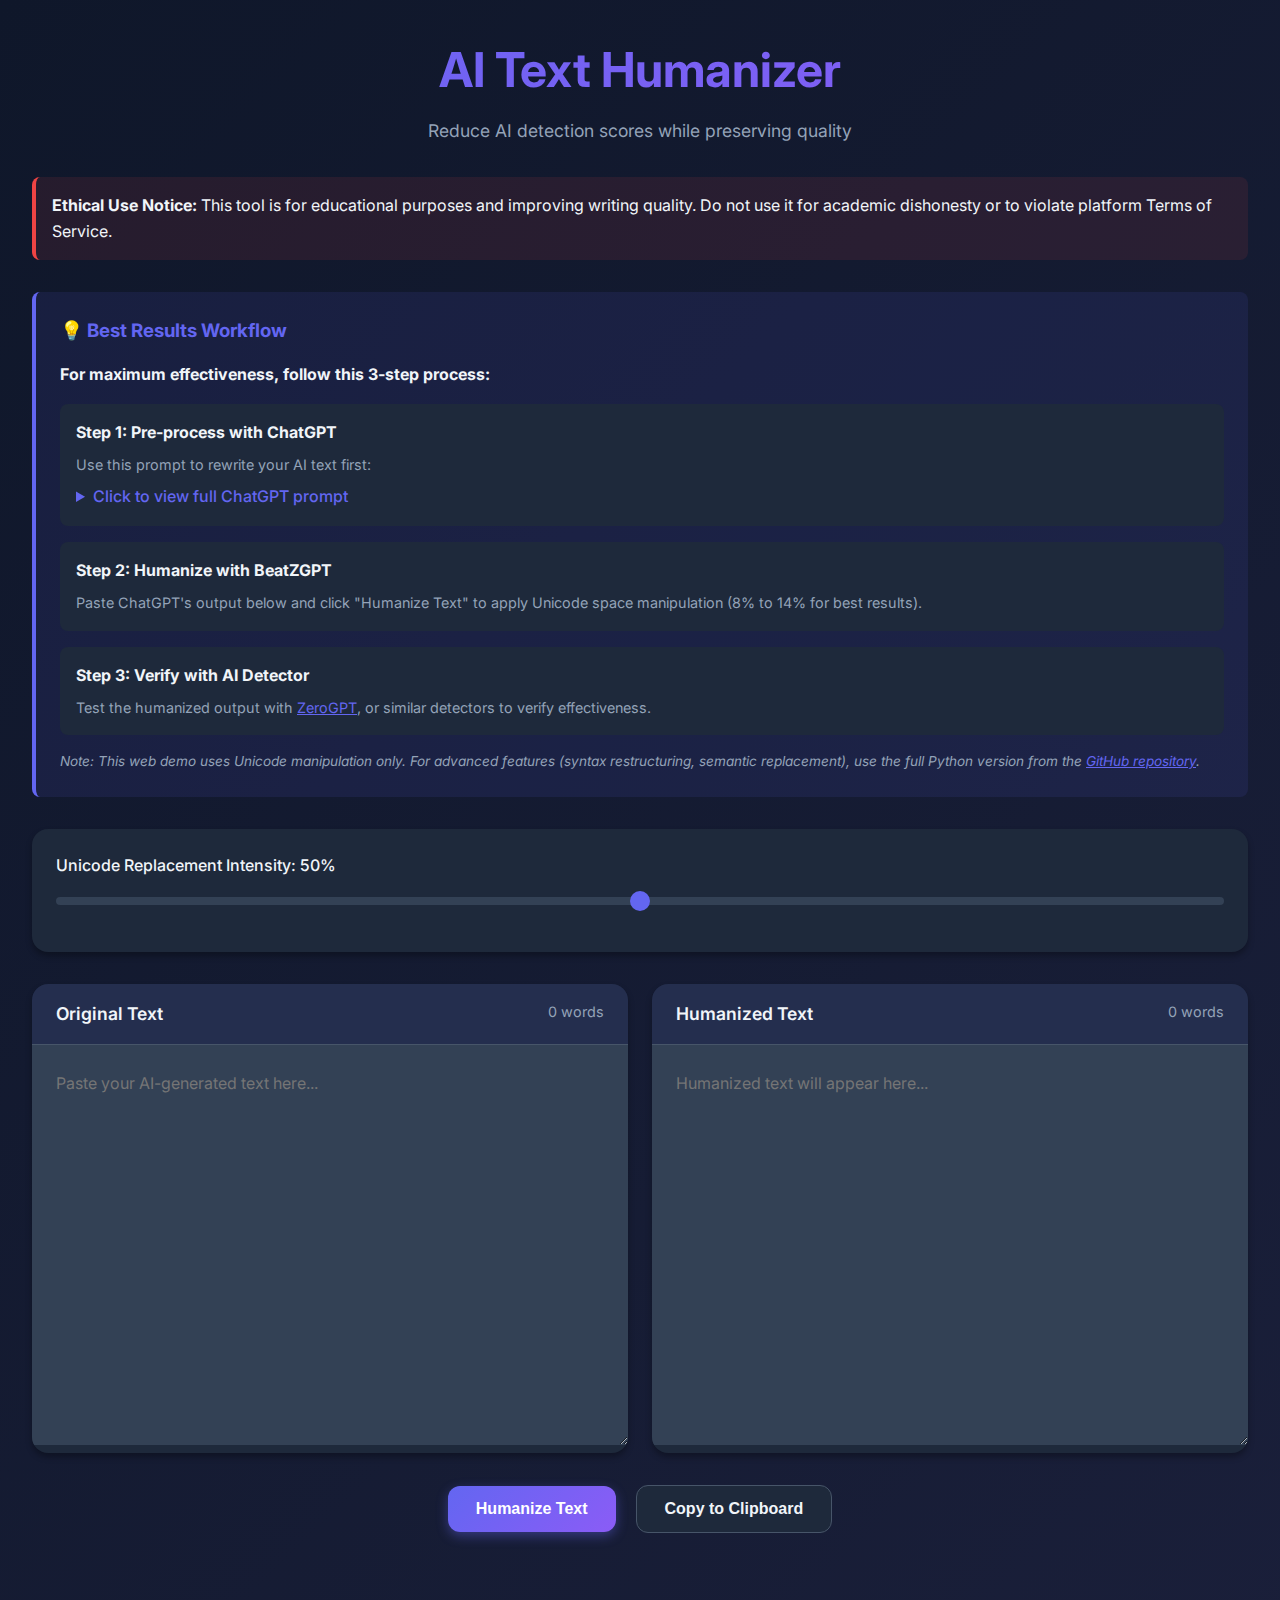
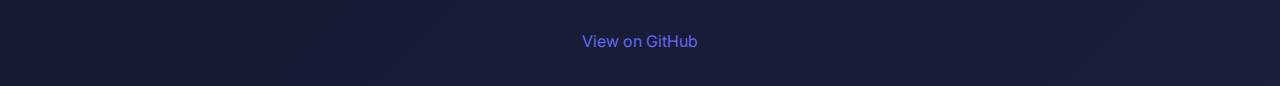
<file: index.html>
<!DOCTYPE html>
<html lang="en">

<head>
    <meta charset="UTF-8">
    <meta name="viewport" content="width=device-width, initial-scale=1.0">
    <title>AI Text Humanizer - Live Demo</title>
    <link href="https://fonts.googleapis.com/css2?family=Inter:wght@300;400;500;600;700&display=swap" rel="stylesheet">
    <style>
        * {
            margin: 0;
            padding: 0;
            box-sizing: border-box;
        }

        :root {
            --primary: #6366f1;
            --primary-dark: #4f46e5;
            --secondary: #8b5cf6;
            --success: #10b981;
            --danger: #ef4444;
            --bg-dark: #0f172a;
            --bg-card: #1e293b;
            --bg-input: #334155;
            --text-primary: #f1f5f9;
            --text-secondary: #94a3b8;
            --border: #475569;
        }

        body {
            font-family: 'Inter', -apple-system, BlinkMacSystemFont, 'Segoe UI', sans-serif;
            background: linear-gradient(135deg, var(--bg-dark) 0%, #1a1f3a 100%);
            color: var(--text-primary);
            min-height: 100vh;
            line-height: 1.6;
        }

        .container {
            max-width: 1400px;
            margin: 0 auto;
            padding: 2rem;
        }

        header {
            text-align: center;
            margin-bottom: 2rem;
        }

        h1 {
            font-size: 3rem;
            font-weight: 700;
            background: linear-gradient(135deg, var(--primary) 0%, var(--secondary) 100%);
            -webkit-background-clip: text;
            -webkit-text-fill-color: transparent;
            background-clip: text;
            margin-bottom: 0.5rem;
        }

        .subtitle {
            color: var(--text-secondary);
            font-size: 1.1rem;
        }

        .disclaimer {
            background: rgba(239, 68, 68, 0.1);
            border-left: 4px solid var(--danger);
            padding: 1rem;
            margin-bottom: 2rem;
            border-radius: 0.5rem;
        }

        .controls {
            background: var(--bg-card);
            padding: 1.5rem;
            border-radius: 1rem;
            margin-bottom: 2rem;
            box-shadow: 0 4px 6px rgba(0, 0, 0, 0.3);
        }

        .control-group {
            margin-bottom: 1rem;
        }

        .control-group label {
            display: block;
            margin-bottom: 0.5rem;
            font-weight: 500;
        }

        input[type="range"] {
            width: 100%;
            height: 8px;
            background: var(--bg-input);
            border-radius: 5px;
            outline: none;
            -webkit-appearance: none;
        }

        input[type="range"]::-webkit-slider-thumb {
            -webkit-appearance: none;
            width: 20px;
            height: 20px;
            background: var(--primary);
            cursor: pointer;
            border-radius: 50%;
        }

        .editor-container {
            display: grid;
            grid-template-columns: 1fr 1fr;
            gap: 1.5rem;
            margin-bottom: 2rem;
        }

        .editor-pane {
            background: var(--bg-card);
            border-radius: 1rem;
            overflow: hidden;
            box-shadow: 0 4px 6px rgba(0, 0, 0, 0.3);
        }

        .pane-header {
            display: flex;
            justify-content: space-between;
            padding: 1rem 1.5rem;
            background: rgba(99, 102, 241, 0.1);
            border-bottom: 1px solid var(--border);
        }

        .pane-header h3 {
            font-size: 1.1rem;
            font-weight: 600;
        }

        .word-count {
            color: var(--text-secondary);
            font-size: 0.9rem;
        }

        textarea {
            width: 100%;
            height: 400px;
            padding: 1.5rem;
            background: var(--bg-input);
            color: var(--text-primary);
            border: none;
            resize: vertical;
            font-family: 'Inter', sans-serif;
            font-size: 1rem;
            line-height: 1.8;
        }

        textarea:focus {
            outline: none;
        }

        .btn {
            padding: 0.875rem 1.75rem;
            border: none;
            border-radius: 0.75rem;
            font-size: 1rem;
            font-weight: 600;
            cursor: pointer;
            transition: all 0.3s;
        }

        .btn-primary {
            background: linear-gradient(135deg, var(--primary) 0%, var(--secondary) 100%);
            color: white;
            box-shadow: 0 4px 12px rgba(99, 102, 241, 0.4);
        }

        .btn-primary:hover {
            transform: translateY(-2px);
            box-shadow: 0 6px 16px rgba(99, 102, 241, 0.5);
        }

        .btn-secondary {
            background: var(--bg-card);
            color: var(--text-primary);
            border: 1px solid var(--border);
            margin-left: 1rem;
        }

        .btn-secondary:hover {
            background: var(--bg-input);
        }

        .metrics {
            background: var(--bg-card);
            padding: 1.5rem;
            border-radius: 1rem;
            margin-bottom: 2rem;
            box-shadow: 0 4px 6px rgba(0, 0, 0, 0.3);
            display: none;
        }

        .metrics h3 {
            margin-bottom: 1rem;
            color: var(--primary);
        }

        .metrics-grid {
            display: grid;
            grid-template-columns: repeat(auto-fit, minmax(200px, 1fr));
            gap: 1rem;
        }

        .metric {
            background: var(--bg-input);
            padding: 1rem;
            border-radius: 0.5rem;
        }

        .metric-label {
            color: var(--text-secondary);
            font-size: 0.9rem;
        }

        .metric-value {
            font-size: 1.5rem;
            font-weight: 700;
            color: var(--success);
        }

        footer {
            text-align: center;
            padding: 2rem;
            color: var(--text-secondary);
        }

        footer a {
            color: var(--primary);
            text-decoration: none;
        }

        @media (max-width: 768px) {
            .editor-container {
                grid-template-columns: 1fr;
            }

            h1 {
                font-size: 2rem;
            }
        }
    </style>
</head>

<body>
    <div class="container">
        <header>
            <h1> AI Text Humanizer</h1>
            <p class="subtitle">Reduce AI detection scores while preserving quality</p>
        </header>

        <div class="disclaimer">
            <strong> Ethical Use Notice:</strong> This tool is for educational purposes and improving writing quality.
            Do not use it for academic dishonesty or to violate platform Terms of Service.
        </div>

        <div
            style="background: rgba(99, 102, 241, 0.1); border-left: 4px solid var(--primary); padding: 1.5rem; margin-bottom: 2rem; border-radius: 0.5rem;">
            <h3 style="color: var(--primary); margin-bottom: 1rem;">💡 Best Results Workflow</h3>
            <p style="margin-bottom: 1rem;"><strong>For maximum effectiveness, follow this 3-step process:</strong></p>

            <div style="background: var(--bg-card); padding: 1rem; border-radius: 0.5rem; margin-bottom: 1rem;">
                <p style="margin-bottom: 0.5rem;"><strong>Step 1: Pre-process with ChatGPT</strong></p>
                <p style="font-size: 0.9rem; color: var(--text-secondary); margin-bottom: 0.5rem;">Use this prompt to
                    rewrite your AI text first:</p>
                <details style="margin-top: 0.5rem;">
                    <summary style="cursor: pointer; color: var(--primary); font-weight: 500;">Click to view full
                        ChatGPT prompt</summary>
                    <div
                        style="background: var(--bg-input); padding: 1rem; border-radius: 0.5rem; font-family: monospace; font-size: 0.8rem; line-height: 1.6; margin-top: 0.5rem; max-height: 300px; overflow-y: auto;">
                        <p style="margin-bottom: 0.5rem;">
"I have a block of AI-generated text that I want to revise so it sounds like it was written by a human. Please improve it using the following guidelines:
</p>

<p><strong>Structure & Flow:</strong></p>
<ul style="margin-left: 1.5rem; margin-bottom: 0.5rem;">
    <li>Vary sentence structure and length significantly to increase burstiness</li>
    <li>Use more natural transitions (avoid overusing "therefore," "moreover," "in conclusion")</li>
    <li>Break repetition in how sentences begin (don't start every sentence with "This study…" or "It is important…")</li>
    <li>Organize ideas in a way that feels conversational, not formulaic</li>
</ul>

<p><strong>Language & Tone:</strong></p>
<ul style="margin-left: 1.5rem; margin-bottom: 0.5rem;">
    <li>Introduce intellectual hesitation (e.g., "may suggest," "appears to," "is likely to," "could be")</li>
    <li>Add nuance, subtle critique, or alternative perspectives where appropriate</li>
    <li>Avoid overused AI vocabulary like "delve," "robust," "innovative," "cutting-edge," "revolutionize," "landscape," "realm," "it's worth noting"</li>
    <li>Replace vague examples with specific, relatable, or realistic details</li>
    <li>Adjust tone so it sounds less polished and more human (a little informal is okay)</li>
    <li>If relevant, include first-person voice or a light anecdotal tone</li>
    <li>Do not use em dashes</li>
</ul>

<p><strong>For Longer Texts :</strong></p>
<ul style="margin-left: 1.5rem; margin-bottom: 0.5rem;">
    <li>Process the text in logical sections or chunks, maintaining consistent voice throughout</li>
    <li>Ensure each section flows naturally into the next without sounding repetitive or formulaic</li>
    <li>Vary your approach across sections—some can be more analytical, others more narrative or conversational</li>
    <li>Don't apply the same transformations mechanically to every paragraph; adapt based on content type</li>
    <li>Preserve topic sentences and key arguments, but rephrase them in genuinely different ways across the article</li>
    <li>If the article has multiple themes or sections, adjust the level of formality or tone slightly between them to mimic natural writing rhythm</li>
</ul>

<p><strong>Critical Rule:</strong></p>
<ul style="margin-left: 1.5rem; margin-bottom: 0.5rem;">
    <li>Preserve the original meaning and context, but improve naturalness and authenticity throughout the entire piece</li>
</ul>

<p>Here is the AI-generated text:"</p>

                    </div>
                </details>
            </div>

            <div style="background: var(--bg-card); padding: 1rem; border-radius: 0.5rem; margin-bottom: 1rem;">
                <p style="margin-bottom: 0.5rem;"><strong>Step 2: Humanize with BeatZGPT</strong></p>
                <p style="font-size: 0.9rem; color: var(--text-secondary);">Paste ChatGPT's output below and click
                    "Humanize Text" to apply Unicode space manipulation (8% to 14% for best results).</p>
            </div>

            <div style="background: var(--bg-card); padding: 1rem; border-radius: 0.5rem;">
                <p style="margin-bottom: 0.5rem;"><strong>Step 3: Verify with AI Detector</strong></p>
                <p style="font-size: 0.9rem; color: var(--text-secondary);">Test the humanized output with <a
                        href="https://zerogpt.com" target="_blank" style="color: var(--primary);">ZeroGPT</a>, or similar
                    detectors to verify effectiveness.</p>
            </div>

            <p style="margin-top: 1rem; font-size: 0.85rem; color: var(--text-secondary);"><em>Note: This web demo uses
                    Unicode manipulation only. For advanced features (syntax restructuring, semantic replacement), use
                    the full Python version from the <a href="https://github.com/KaunteyAcharya/BeatZGPT" target="_blank"
                        style="color: var(--primary);">GitHub repository</a>.</em></p>
        </div>

        <div class="controls">
            <div class="control-group">
                <label>Unicode Replacement Intensity: <span id="intensity-value">50%</span></label>
                <input type="range" id="intensity" min="0" max="100" value="50">
            </div>
        </div>

        <div class="editor-container">
            <div class="editor-pane">
                <div class="pane-header">
                    <h3>Original Text</h3>
                    <span class="word-count" id="original-count">0 words</span>
                </div>
                <textarea id="original-text" placeholder="Paste your AI-generated text here..."></textarea>
            </div>

            <div class="editor-pane">
                <div class="pane-header">
                    <h3>Humanized Text</h3>
                    <span class="word-count" id="humanized-count">0 words</span>
                </div>
                <textarea id="humanized-text" placeholder="Humanized text will appear here..." readonly></textarea>
            </div>
        </div>

        <div style="text-align: center; margin-bottom: 2rem;">
            <button id="humanize-btn" class="btn btn-primary">Humanize Text</button>
            <button id="copy-btn" class="btn btn-secondary" disabled>Copy to Clipboard</button>
        </div>

        <div id="metrics" class="metrics">
            <h3>Transformation Results</h3>
            <div class="metrics-grid">
                <div class="metric">
                    <div class="metric-label">Spaces Replaced</div>
                    <div class="metric-value" id="metric-spaces">0</div>
                </div>
                <div class="metric">
                    <div class="metric-label">Replacement Rate</div>
                    <div class="metric-value" id="metric-rate">0%</div>
                </div>
            </div>
        </div>
    </div>

    <footer>
        <p>
            <a href="https://github.com/KaunteyAcharya/BeatZGPT" target="_blank">View on GitHub</a>
        </p>
    </footer>

    <script>
        // Unicode space variants
        const SPACE_VARIANTS = [
            '\u00A0', // Non-Breaking Space
            '\u2002', // En Space
            '\u2003', // Em Space
            '\u2009', // Thin Space
            '\u200A', // Hair Space
            '\u200B', // Zero-Width Space
            '\u2007', // Figure Space
            '\u202F', // Narrow No-Break Space
        ];

        const originalText = document.getElementById('original-text');
        const humanizedText = document.getElementById('humanized-text');
        const humanizeBtn = document.getElementById('humanize-btn');
        const copyBtn = document.getElementById('copy-btn');
        const intensitySlider = document.getElementById('intensity');
        const intensityValue = document.getElementById('intensity-value');
        const metricsDiv = document.getElementById('metrics');

        // Update intensity display
        intensitySlider.addEventListener('input', (e) => {
            intensityValue.textContent = e.target.value + '%';
        });

        // Update word counts
        function updateWordCount(text, element) {
            const words = text.trim().split(/\s+/).filter(w => w.length > 0);
            element.textContent = `${words.length} words`;
        }

        originalText.addEventListener('input', (e) => {
            updateWordCount(e.target.value, document.getElementById('original-count'));
        });

        // Humanize function
        function humanizeText(text, intensity) {
            let result = '';
            let spacesReplaced = 0;
            const totalSpaces = (text.match(/ /g) || []).length;
            const threshold = intensity / 100;

            for (let char of text) {
                if (char === ' ') {
                    if (Math.random() < threshold) {
                        const variant = SPACE_VARIANTS[Math.floor(Math.random() * SPACE_VARIANTS.length)];
                        result += variant;
                        spacesReplaced++;
                    } else {
                        result += char;
                    }
                } else {
                    result += char;
                }
            }

            return {
                text: result,
                spacesReplaced,
                totalSpaces,
                rate: totalSpaces > 0 ? (spacesReplaced / totalSpaces * 100).toFixed(1) : 0
            };
        }

        // Humanize button click
        humanizeBtn.addEventListener('click', () => {
            const text = originalText.value.trim();

            if (!text) {
                alert('Please enter some text to humanize');
                return;
            }

            const intensity = parseInt(intensitySlider.value);
            const result = humanizeText(text, intensity);

            humanizedText.value = result.text;
            updateWordCount(result.text, document.getElementById('humanized-count'));

            // Show metrics
            document.getElementById('metric-spaces').textContent = result.spacesReplaced;
            document.getElementById('metric-rate').textContent = result.rate + '%';
            metricsDiv.style.display = 'block';

            copyBtn.disabled = false;
        });

        // Copy to clipboard
        copyBtn.addEventListener('click', async () => {
            try {
                await navigator.clipboard.writeText(humanizedText.value);
                const originalText = copyBtn.textContent;
                copyBtn.textContent = '✓ Copied!';
                copyBtn.style.background = 'var(--success)';

                setTimeout(() => {
                    copyBtn.textContent = originalText;
                    copyBtn.style.background = '';
                }, 2000);
            } catch (error) {
                alert('Failed to copy to clipboard');
            }
        });

        // Initialize
        updateWordCount('', document.getElementById('original-count'));
        updateWordCount('', document.getElementById('humanized-count'));
    </script>
</body>

</html>
</file>
